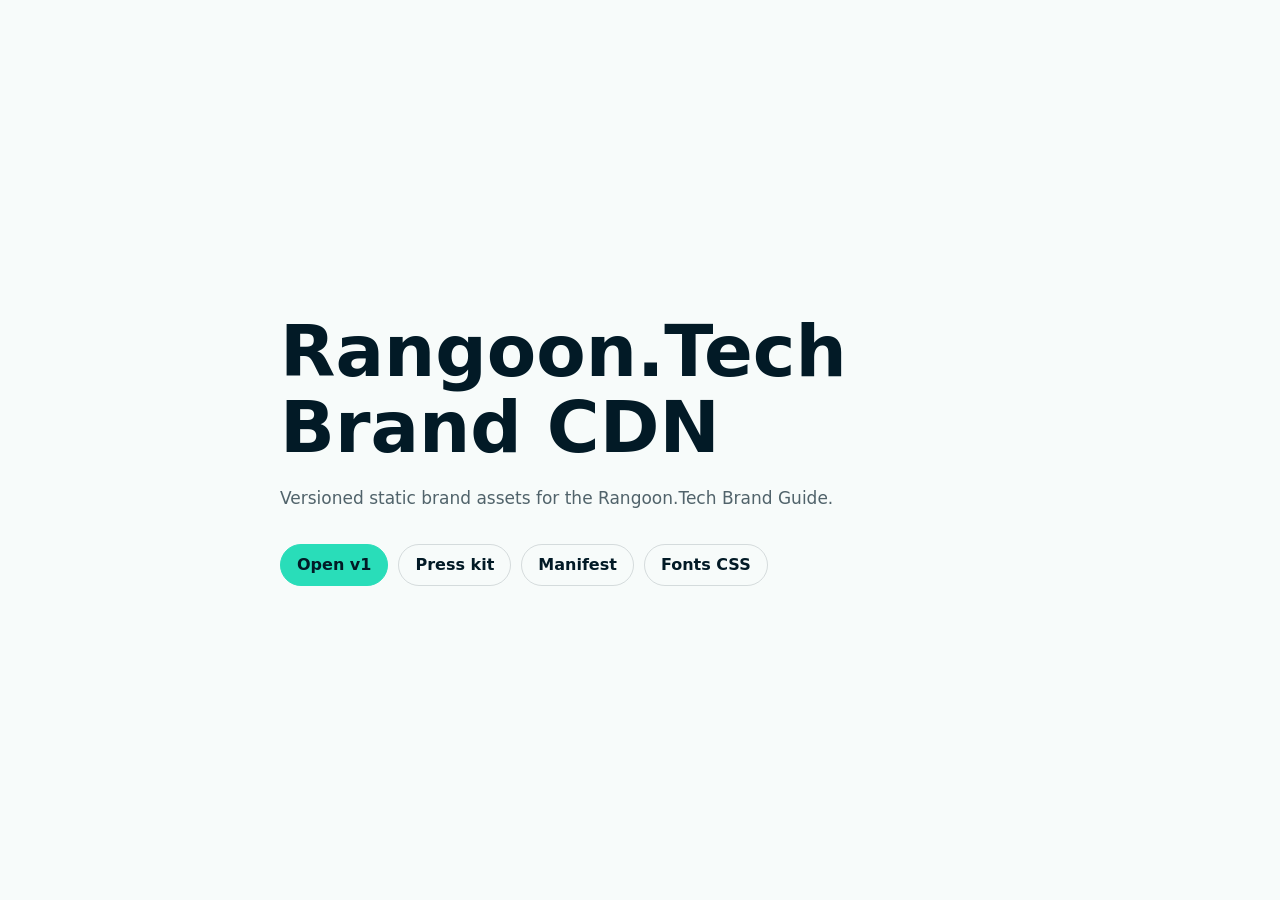
<file: index.html>
<!doctype html>
<html lang="en">
  <head>
    <meta charset="utf-8" />
    <meta name="viewport" content="width=device-width, initial-scale=1" />
    <title>Rangoon.Tech Brand CDN</title>
    <style>
      :root {
        color-scheme: light;
        --rtx-midnight: #021a26;
        --rtx-mint: #29ddb9;
        --rtx-soft: #f7fbfa;
        --rtx-muted: rgba(2, 26, 38, 0.68);
      }

      body {
        margin: 0;
        min-height: 100vh;
        display: grid;
        place-items: center;
        background: var(--rtx-soft);
        color: var(--rtx-midnight);
        font-family: system-ui, -apple-system, BlinkMacSystemFont, "Segoe UI", sans-serif;
      }

      main {
        width: min(720px, calc(100% - 40px));
      }

      h1 {
        margin: 0;
        font-size: clamp(36px, 7vw, 72px);
        line-height: 1.05;
      }

      p {
        margin: 20px 0 0;
        color: var(--rtx-muted);
        font-size: 17px;
        line-height: 1.55;
      }

      ul {
        display: flex;
        flex-wrap: wrap;
        gap: 10px;
        padding: 0;
        margin: 32px 0 0;
        list-style: none;
      }

      a {
        display: inline-flex;
        min-height: 40px;
        align-items: center;
        border: 1px solid rgba(2, 26, 38, 0.14);
        border-radius: 999px;
        padding: 0 16px;
        color: var(--rtx-midnight);
        font-weight: 700;
        text-decoration: none;
      }

      a.primary {
        border-color: var(--rtx-mint);
        background: var(--rtx-mint);
      }
    </style>
  </head>
  <body>
    <main>
      <h1>Rangoon.Tech Brand CDN</h1>
      <p>Versioned static brand assets for the Rangoon.Tech Brand Guide.</p>
      <ul>
        <li><a class="primary" href="./v1/">Open v1</a></li>
        <li><a href="./press/">Press kit</a></li>
        <li><a href="./v1/manifest.json">Manifest</a></li>
        <li><a href="./v1/styles/fonts.css">Fonts CSS</a></li>
      </ul>
    </main>
  </body>
</html>
</file>
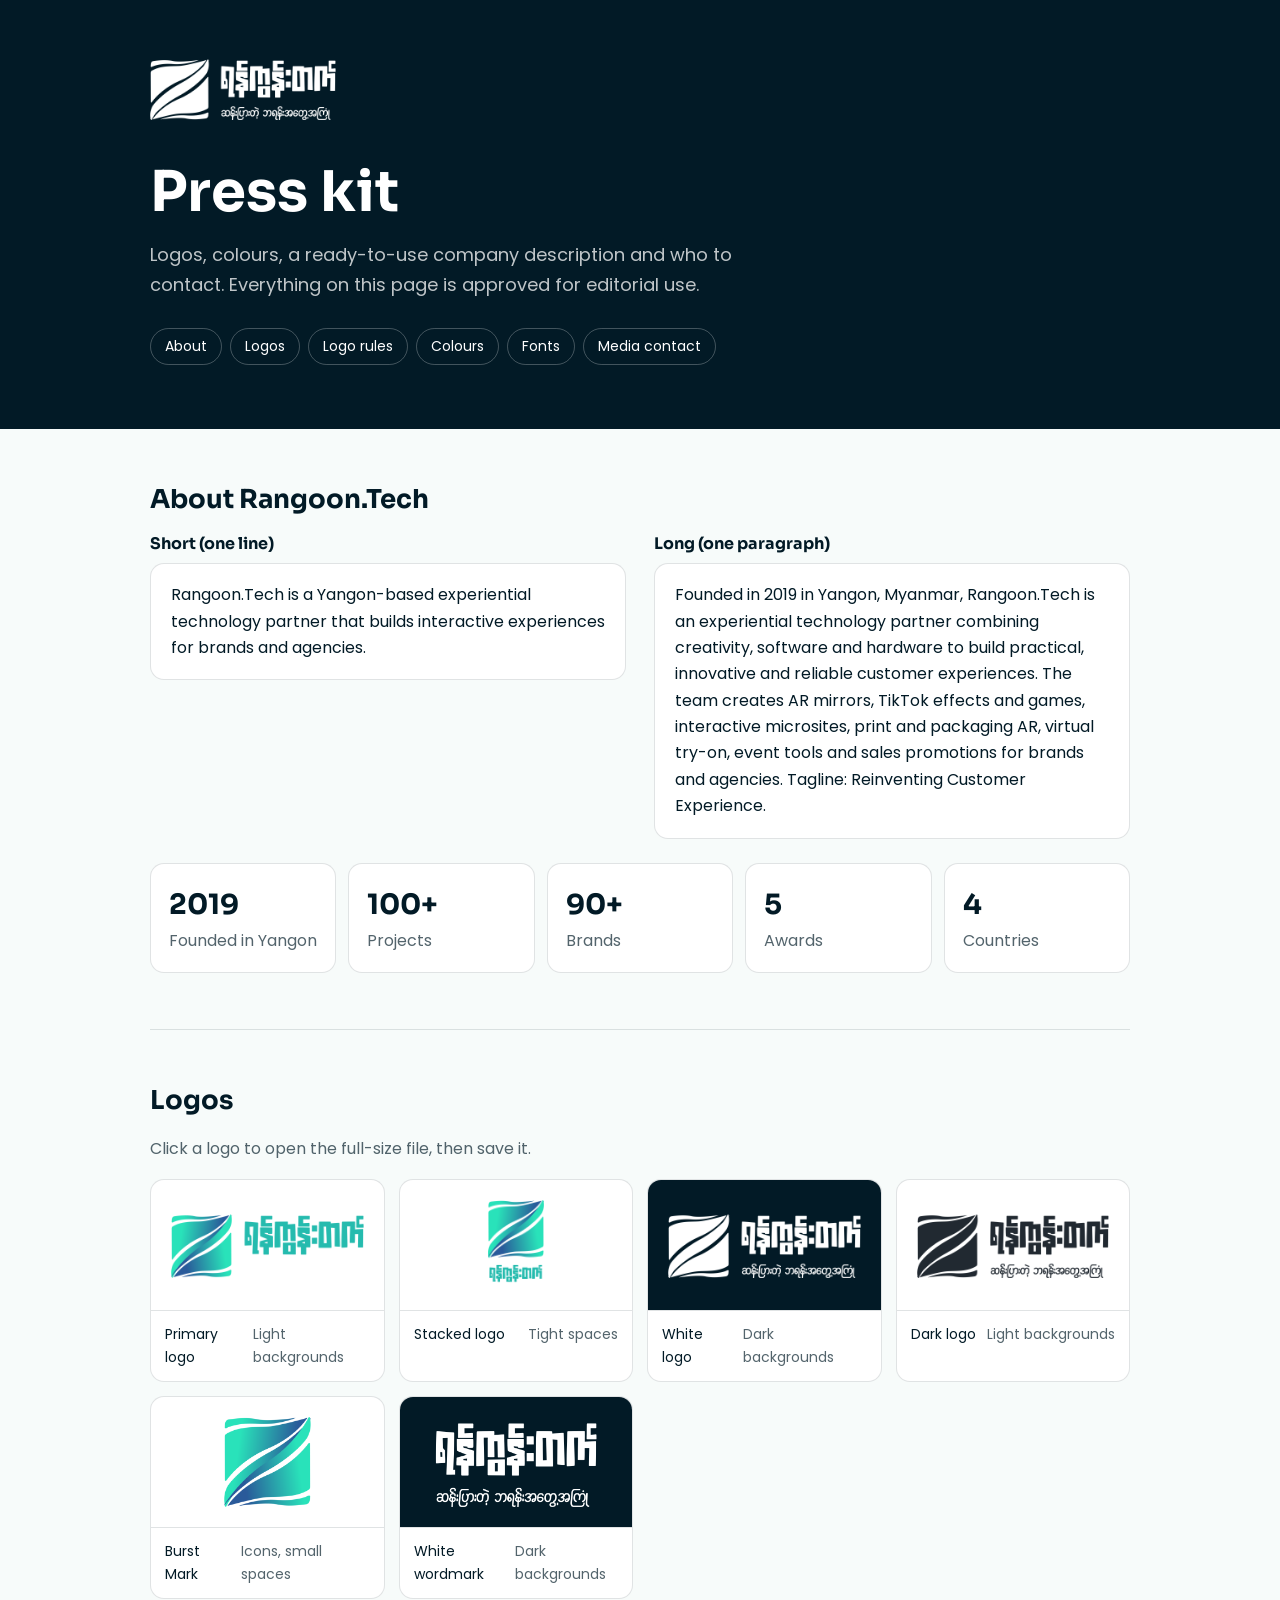
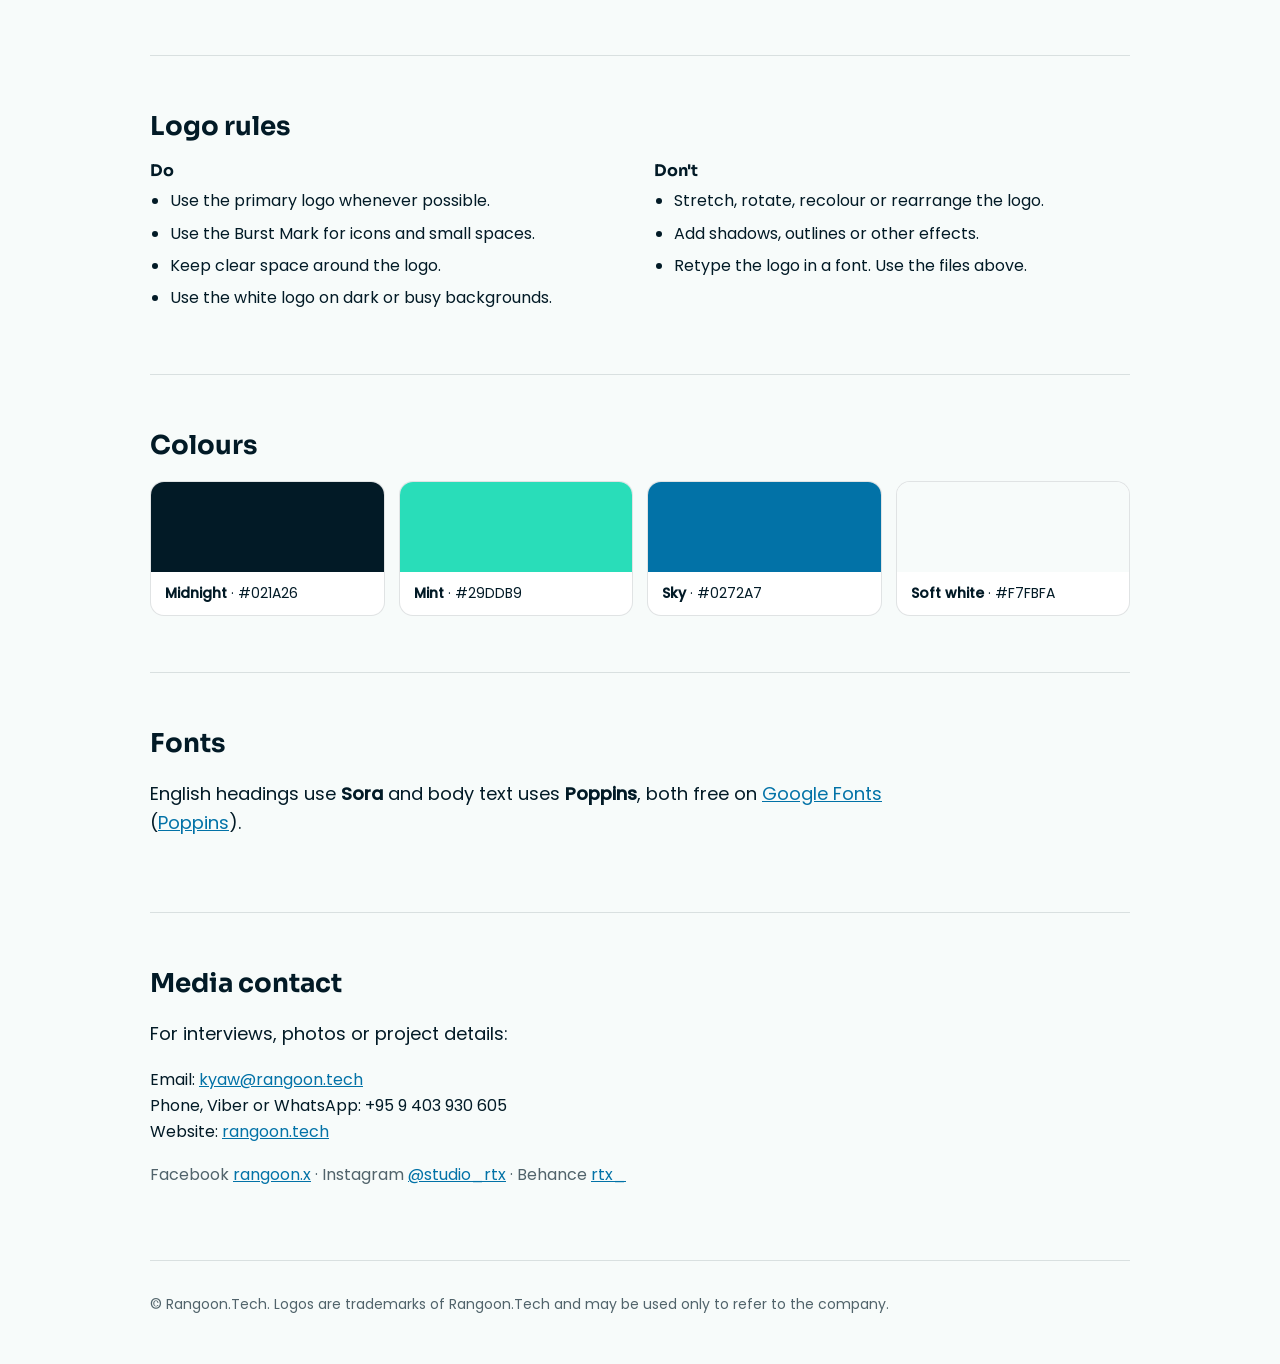
<file: press/index.html>
<!doctype html>
<html lang="en">
  <head>
    <meta charset="utf-8" />
    <meta name="viewport" content="width=device-width, initial-scale=1" />
    <title>Rangoon.Tech Press Kit</title>
    <meta name="description" content="Logos, colours, company boilerplate and media contact for Rangoon.Tech." />
    <link rel="stylesheet" href="../v1/styles/fonts.css" />
    <style>
      :root {
        --midnight: #021a26;
        --mint: #29ddb9;
        --sky: #0272a7;
        --gold: #ffd700;
        --soft: #f7fbfa;
        --muted: rgba(2, 26, 38, 0.68);
        --line: rgba(2, 26, 38, 0.12);
      }
      * { box-sizing: border-box; }
      body {
        margin: 0;
        background: var(--soft);
        color: var(--midnight);
        font: 16px/1.65 "Poppins", system-ui, sans-serif;
      }
      h1, h2, h3 { font-family: "Sora", system-ui, sans-serif; line-height: 1.15; margin: 0; }
      a { color: var(--sky); }
      .wrap { width: min(980px, calc(100% - 32px)); margin: 0 auto; }
      header { background: var(--midnight); color: #fff; padding: 56px 0 64px; }
      header img { height: 64px; display: block; }
      header h1 { font-size: clamp(34px, 6vw, 56px); margin-top: 40px; }
      header p { color: rgba(255, 255, 255, 0.75); max-width: 640px; margin: 16px 0 0; font-size: 18px; }
      nav { display: flex; flex-wrap: wrap; gap: 8px; margin-top: 28px; }
      nav a { color: #fff; text-decoration: none; border: 1px solid rgba(255, 255, 255, 0.25); border-radius: 999px; padding: 6px 14px; font-size: 14px; }
      section { padding: 56px 0; border-bottom: 1px solid var(--line); }
      section h2 { font-size: 26px; margin-bottom: 20px; }
      .lead { font-size: 18px; max-width: 760px; }
      .muted { color: var(--muted); }
      .facts { display: grid; grid-template-columns: repeat(auto-fit, minmax(150px, 1fr)); gap: 12px; margin-top: 24px; }
      .fact { background: #fff; border: 1px solid var(--line); border-radius: 14px; padding: 18px; }
      .fact b { display: block; font-family: "Sora", sans-serif; font-size: 28px; }
      .grid { display: grid; grid-template-columns: repeat(auto-fit, minmax(220px, 1fr)); gap: 14px; }
      .logo { border: 1px solid var(--line); border-radius: 14px; overflow: hidden; background: #fff; text-decoration: none; color: var(--midnight); }
      .logo .pv { height: 130px; display: grid; place-items: center; padding: 20px; }
      .logo .pv img { max-width: 100%; max-height: 90px; }
      .logo.dark .pv { background: var(--midnight); }
      .logo .meta { padding: 12px 14px; font-size: 14px; border-top: 1px solid var(--line); display: flex; justify-content: space-between; gap: 8px; }
      .swatch { border-radius: 14px; overflow: hidden; border: 1px solid var(--line); background: #fff; }
      .swatch div { height: 90px; }
      .swatch p { margin: 0; padding: 10px 14px; font-size: 14px; }
      ul.rules { padding-left: 20px; margin: 0; }
      ul.rules li { margin: 6px 0; }
      .two { display: grid; grid-template-columns: repeat(auto-fit, minmax(280px, 1fr)); gap: 28px; }
      blockquote { margin: 0; background: #fff; border: 1px solid var(--line); border-radius: 14px; padding: 18px 20px; }
      footer { padding: 32px 0 48px; font-size: 14px; }
    </style>
  </head>
  <body>
    <header>
      <div class="wrap">
        <img src="../v1/assets/Logos/rtx-logo-white-horizontal-dark.png" alt="Rangoon.Tech" />
        <h1>Press kit</h1>
        <p>Logos, colours, a ready-to-use company description and who to contact. Everything on this page is approved for editorial use.</p>
        <nav>
          <a href="#about">About</a>
          <a href="#logos">Logos</a>
          <a href="#rules">Logo rules</a>
          <a href="#colours">Colours</a>
          <a href="#fonts">Fonts</a>
          <a href="#contact">Media contact</a>
        </nav>
      </div>
    </header>

    <main class="wrap">
      <section id="about">
        <h2>About Rangoon.Tech</h2>
        <div class="two">
          <div>
            <h3 style="font-size:16px;margin-bottom:10px">Short (one line)</h3>
            <blockquote>Rangoon.Tech is a Yangon-based experiential technology partner that builds interactive experiences for brands and agencies.</blockquote>
          </div>
          <div>
            <h3 style="font-size:16px;margin-bottom:10px">Long (one paragraph)</h3>
            <blockquote>Founded in 2019 in Yangon, Myanmar, Rangoon.Tech is an experiential technology partner combining creativity, software and hardware to build practical, innovative and reliable customer experiences. The team creates AR mirrors, TikTok effects and games, interactive microsites, print and packaging AR, virtual try-on, event tools and sales promotions for brands and agencies. Tagline: Reinventing Customer Experience.</blockquote>
          </div>
        </div>
        <div class="facts">
          <div class="fact"><b>2019</b><span class="muted">Founded in Yangon</span></div>
          <div class="fact"><b>100+</b><span class="muted">Projects</span></div>
          <div class="fact"><b>90+</b><span class="muted">Brands</span></div>
          <div class="fact"><b>5</b><span class="muted">Awards</span></div>
          <div class="fact"><b>4</b><span class="muted">Countries</span></div>
        </div>
      </section>

      <section id="logos">
        <h2>Logos</h2>
        <p class="muted">Click a logo to open the full-size file, then save it.</p>
        <div class="grid">
          <a class="logo" href="../v1/assets/Logos/rtx-primary-logo-full-color-horizontal-light.png" download><div class="pv"><img src="../v1/assets/Logos/rtx-primary-logo-full-color-horizontal-light.png" alt="" /></div><div class="meta"><span>Primary logo</span><span class="muted">Light backgrounds</span></div></a>
          <a class="logo" href="../v1/assets/Logos/rtx-secondary-logo-full-color-stacked-light.png" download><div class="pv"><img src="../v1/assets/Logos/rtx-secondary-logo-full-color-stacked-light.png" alt="" /></div><div class="meta"><span>Stacked logo</span><span class="muted">Tight spaces</span></div></a>
          <a class="logo dark" href="../v1/assets/Logos/rtx-logo-white-horizontal-dark.png" download><div class="pv"><img src="../v1/assets/Logos/rtx-logo-white-horizontal-dark.png" alt="" /></div><div class="meta"><span>White logo</span><span class="muted">Dark backgrounds</span></div></a>
          <a class="logo" href="../v1/assets/Logos/rtx-logo-dark-horizontal-light.png" download><div class="pv"><img src="../v1/assets/Logos/rtx-logo-dark-horizontal-light.png" alt="" /></div><div class="meta"><span>Dark logo</span><span class="muted">Light backgrounds</span></div></a>
          <a class="logo" href="../v1/assets/Logos/rtx-burst-mark-full-color-gradient-transparent.png" download><div class="pv"><img src="../v1/assets/Logos/rtx-burst-mark-full-color-gradient-transparent.png" alt="" /></div><div class="meta"><span>Burst Mark</span><span class="muted">Icons, small spaces</span></div></a>
          <a class="logo dark" href="../v1/assets/Logos/rtx-wordmark-white-dark.png" download><div class="pv"><img src="../v1/assets/Logos/rtx-wordmark-white-dark.png" alt="" /></div><div class="meta"><span>White wordmark</span><span class="muted">Dark backgrounds</span></div></a>
        </div>
      </section>

      <section id="rules">
        <h2>Logo rules</h2>
        <div class="two">
          <div>
            <h3 style="font-size:16px;margin-bottom:8px">Do</h3>
            <ul class="rules">
              <li>Use the primary logo whenever possible.</li>
              <li>Use the Burst Mark for icons and small spaces.</li>
              <li>Keep clear space around the logo.</li>
              <li>Use the white logo on dark or busy backgrounds.</li>
            </ul>
          </div>
          <div>
            <h3 style="font-size:16px;margin-bottom:8px">Don't</h3>
            <ul class="rules">
              <li>Stretch, rotate, recolour or rearrange the logo.</li>
              <li>Add shadows, outlines or other effects.</li>
              <li>Retype the logo in a font. Use the files above.</li>
            </ul>
          </div>
        </div>
      </section>

      <section id="colours">
        <h2>Colours</h2>
        <div class="grid">
          <div class="swatch"><div style="background:#021a26"></div><p><b>Midnight</b> · #021A26</p></div>
          <div class="swatch"><div style="background:#29ddb9"></div><p><b>Mint</b> · #29DDB9</p></div>
          <div class="swatch"><div style="background:#0272a7"></div><p><b>Sky</b> · #0272A7</p></div>
          <div class="swatch"><div style="background:#f7fbfa"></div><p><b>Soft white</b> · #F7FBFA</p></div>
        </div>
      </section>

      <section id="fonts">
        <h2>Fonts</h2>
        <p class="lead">English headings use <b>Sora</b> and body text uses <b>Poppins</b>, both free on <a href="https://fonts.google.com/specimen/Sora">Google Fonts</a> (<a href="https://fonts.google.com/specimen/Poppins">Poppins</a>).</p>
      </section>

      <section id="contact">
        <h2>Media contact</h2>
        <p class="lead">For interviews, photos or project details:</p>
        <p>Email: <a href="mailto:kyaw@rangoon.tech">kyaw@rangoon.tech</a><br />Phone, Viber or WhatsApp: +95 9 403 930 605<br />Website: <a href="https://rangoon.tech">rangoon.tech</a></p>
        <p class="muted">Facebook <a href="https://facebook.com/rangoon.x">rangoon.x</a> · Instagram <a href="https://instagram.com/studio_rtx">@studio_rtx</a> · Behance <a href="https://behance.net/rtx_">rtx_</a></p>
      </section>
    </main>

    <footer class="wrap muted">© Rangoon.Tech. Logos are trademarks of Rangoon.Tech and may be used only to refer to the company.</footer>
  </body>
</html>
</file>
<file: v1/styles/fonts.css>
@font-face {
  font-family: "Sora";
  src: url("../assets/English%20Font/Title/Sora/static/Sora-Bold.ttf") format("truetype");
  font-weight: 700;
  font-style: normal;
  font-display: swap;
}

@font-face {
  font-family: "Sora";
  src: url("../assets/English%20Font/Title/Sora/static/Sora-SemiBold.ttf") format("truetype");
  font-weight: 600;
  font-style: normal;
  font-display: swap;
}

@font-face {
  font-family: "Poppins";
  src: url("../assets/English%20Font/Body/Poppins/Poppins-Regular.ttf") format("truetype");
  font-weight: 400;
  font-style: normal;
  font-display: swap;
}

@font-face {
  font-family: "Poppins";
  src: url("../assets/English%20Font/Body/Poppins/Poppins-Medium.ttf") format("truetype");
  font-weight: 500;
  font-style: normal;
  font-display: swap;
}

@font-face {
  font-family: "Masterpiece Daung Round";
  src: url("../assets/Burmese%20Font/Title/MasterpieceDaungRound.ttf") format("truetype");
  font-weight: 700;
  font-style: normal;
  font-display: swap;
}

@font-face {
  font-family: "Masterpiece Uni Sans";
  src: url("../assets/Burmese%20Font/Body/MasterpieceUniSans.ttf") format("truetype");
  font-weight: 400;
  font-style: normal;
  font-display: swap;
}

@font-face {
  font-family: "OT04 Blox";
  src: url("../assets/Burmese%20Font/Logo-Title/OT04_Blox%20(Canva).ttf") format("truetype");
  font-weight: 700;
  font-style: normal;
  font-display: swap;
}

@font-face {
  font-family: "OT21_TwelLet";
  src: url("../assets/Burmese%20Font/Logo-body/OT21_TwelLet-Regular%20(Canva%20Upload).ttf") format("truetype");
  font-weight: 400;
  font-style: normal;
  font-display: swap;
}
</file>
